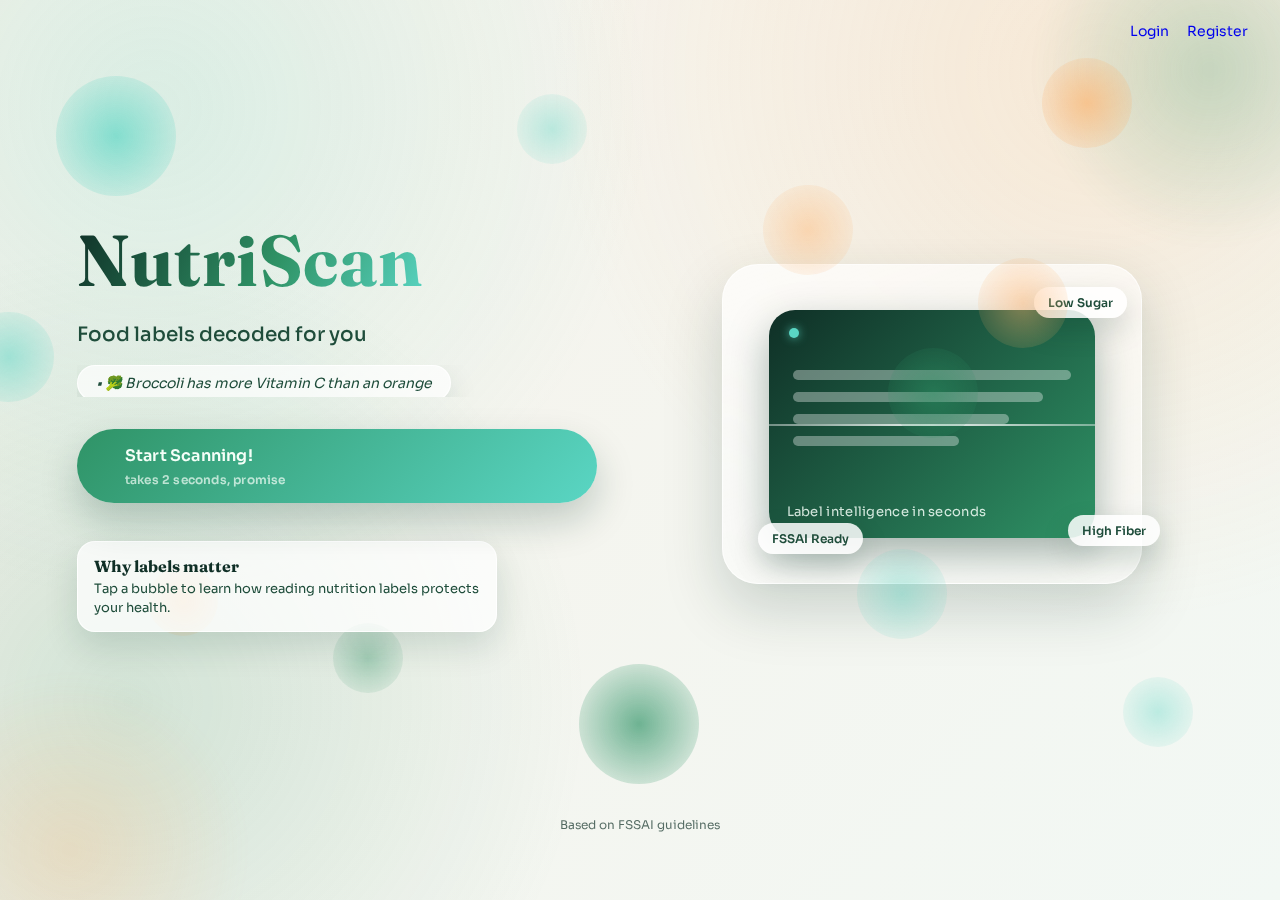
<file: Frontend/index.html>
<!DOCTYPE html>
<html lang="en">
<head>
  <meta charset="UTF-8" />
  <title>NutriScan</title>
  <meta name="viewport" content="width=device-width, initial-scale=1.0" />

  <link href="https://fonts.googleapis.com/css2?family=Fraunces:wght@500;700&family=Sora:wght@400;500;600&display=swap" rel="stylesheet">
  <link rel="stylesheet" href="style.css" />
</head>

<body class="home-page">

  <div class="top-bar">
    <div class="auth-links" id="authLinks">
     <a href="login.html" class="auth-pill">Login</a>
     <a href="register.html" class="auth-pill primary">Register</a>
    </div>

  </div>

  <section class="hero">
    <div class="hero-ornaments" aria-hidden="true">
      <button class="orb orb-a orb-md" data-title="Hidden Sugar" data-body="Labels reveal added sugar and sneaky sweeteners so you can keep energy steady and avoid spikes."></button>
      <button class="orb orb-b orb-sm" data-title="Compare Smarter" data-body="Nutrition panels make it easy to compare brands and pick the healthiest option fast."></button>
      <button class="orb orb-c orb-md" data-title="Allergen Safety" data-body="Ingredient lists help you avoid allergens and additives that don’t work for your body."></button>
      <button class="orb orb-d orb-sm" data-title="Portion Reality" data-body="Serving sizes show what a typical portion really is, so numbers make sense."></button>
      <button class="orb orb-e orb-xs" data-title="Salt Watch" data-body="Sodium levels help you protect heart health and avoid hidden salt."></button>
      <button class="orb orb-f orb-sm" data-title="Fiber Wins" data-body="Fiber on labels helps you pick foods that keep you full and support digestion."></button>
      <button class="orb orb-g orb-xs" data-title="Energy Control" data-body="Calories tell you how a food fits into your daily energy needs."></button>
      <button class="orb orb-h orb-sm" data-title="Ingredient Order" data-body="Ingredients are listed by amount, so the first items matter most."></button>
      <button class="orb orb-i orb-xs" data-title="Fewer Additives" data-body="Reading labels helps you spot additives and choose simpler, cleaner foods."></button>
      <button class="orb orb-j orb-sm" data-title="Better Choices" data-body="Seeing the numbers helps you build habits that match your goals."></button>
      <button class="orb orb-k orb-xs" data-title="Sugar Swap" data-body="Labels let you swap to lower sugar options without guessing."></button>
      <button class="orb orb-l orb-sm" data-title="Daily Limits" data-body="Nutrition facts show how a food contributes to daily recommended limits."></button>
    </div>

    <div class="hero-content">
      <h1 class="hero-title">NutriScan</h1>

      <p class="hero-tagline">
        Food labels decoded for you
      </p>

      <!-- FACT LOOP -->
      <div class="fact-wrapper">
        <p id="fact" class="fact"></p>
      </div>

      <a href="scan.html" class="cta-btn">
        Start Scanning!
      </a>

      <div id="bubbleInfo" class="bubble-info" aria-live="polite" role="status">
        <h4 id="bubbleTitle">Why labels matter</h4>
        <p id="bubbleBody">Tap a bubble to learn how reading nutrition labels protects your health.</p>
      </div>
    </div>

    <div class="hero-visual" aria-hidden="true">
      <div class="scan-frame">
        <div class="scan-card">
          <span class="scan-dot"></span>
          <span class="scan-line"></span>
          <div class="scan-bars">
            <span></span>
            <span></span>
            <span></span>
            <span></span>
          </div>
          <p>Label intelligence in seconds</p>
        </div>
      </div>
      <div class="floating-badges">
        <span class="badge">Low Sugar</span>
        <span class="badge">High Fiber</span>
        <span class="badge">FSSAI Ready</span>
      </div>
    </div>

  </section>

  <p class="baseline">Based on FSSAI guidelines</p>

  <script src="app.js"></script>
</body>
</html>
</file>
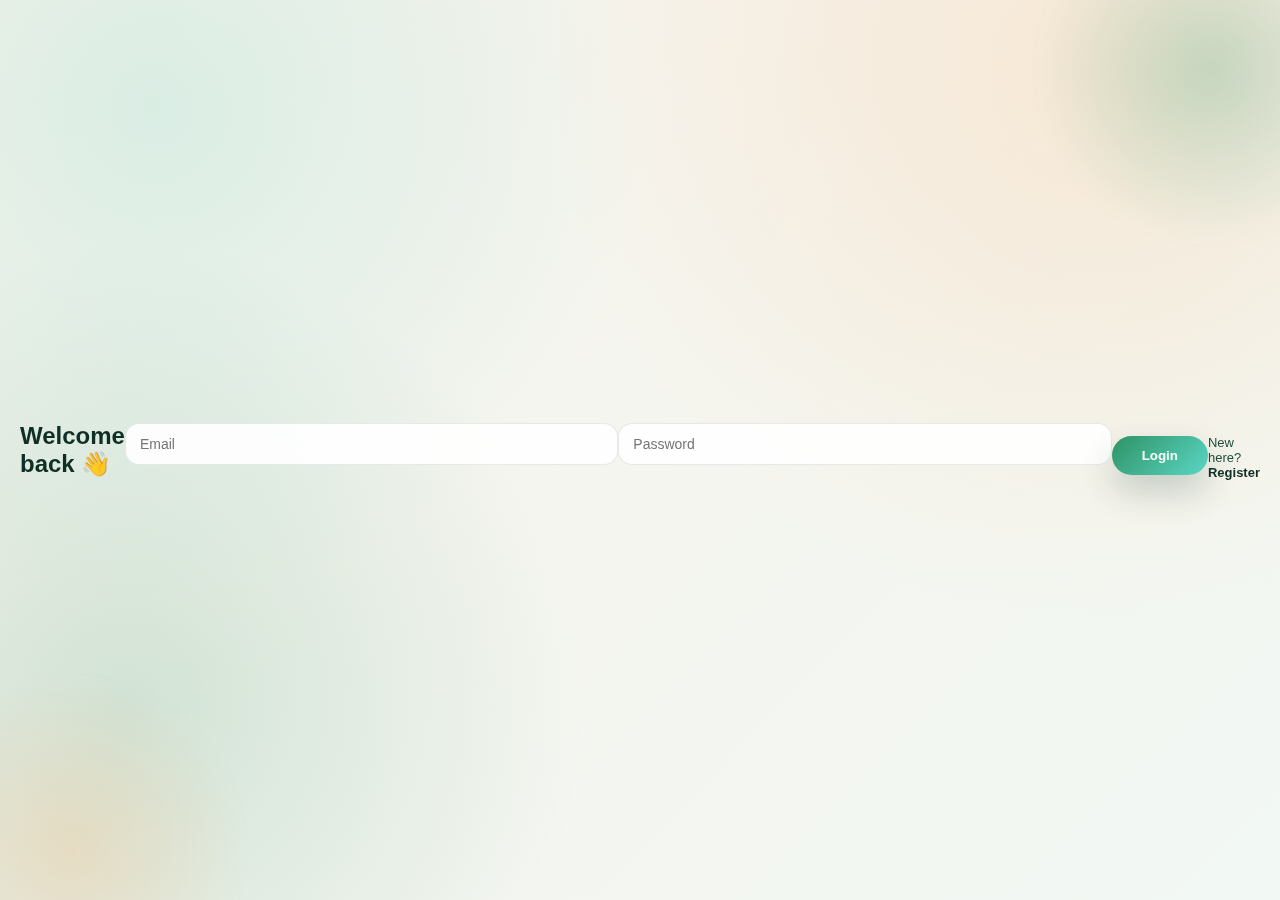
<file: Frontend/history.html>
<!DOCTYPE html>
<html lang="en">
<head>
  <meta charset="UTF-8" />
  <title>Scan History | NutriScan</title>
  <meta name="viewport" content="width=device-width, initial-scale=1.0" />

  <link href="https://fonts.googleapis.com/css2?family=Poppins:wght@400;600&family=Inter:wght@400;500&display=swap" rel="stylesheet">
  <link rel="stylesheet" href="style.css" />
</head>

<body>

  <div class="auth-container">

    <h2>Your Scan History 📜</h2>

    <div id="historyList"></div>

    <button onclick="goHome()">Back to Home</button>

  </div>

  <script>
    const token = localStorage.getItem("token");

    if (!token) {
      alert("Please login to view your scan history 🙂");
      window.location.href = "login.html";
    }

    const historyList = document.getElementById("historyList");

    /* Dummy history data */
    const dummyHistory = [
      { text: "Sugar: 12g | High Risk", color: "#dc2626" },
      { text: "Sugar: 4g | Healthy", color: "#16a34a" }
    ];

    dummyHistory.forEach(item => {
      const div = document.createElement("div");
      div.style.background = item.color;
      div.style.color = "#fff";
      div.style.padding = "14px 20px";
      div.style.borderRadius = "14px";
      div.style.margin = "10px 0";
      div.style.fontSize = "14px";
      div.innerText = item.text;
      historyList.appendChild(div);
    });

    function goHome() {
      window.location.href = "index.html";
    }
  </script>

</body>
</html>
</file>
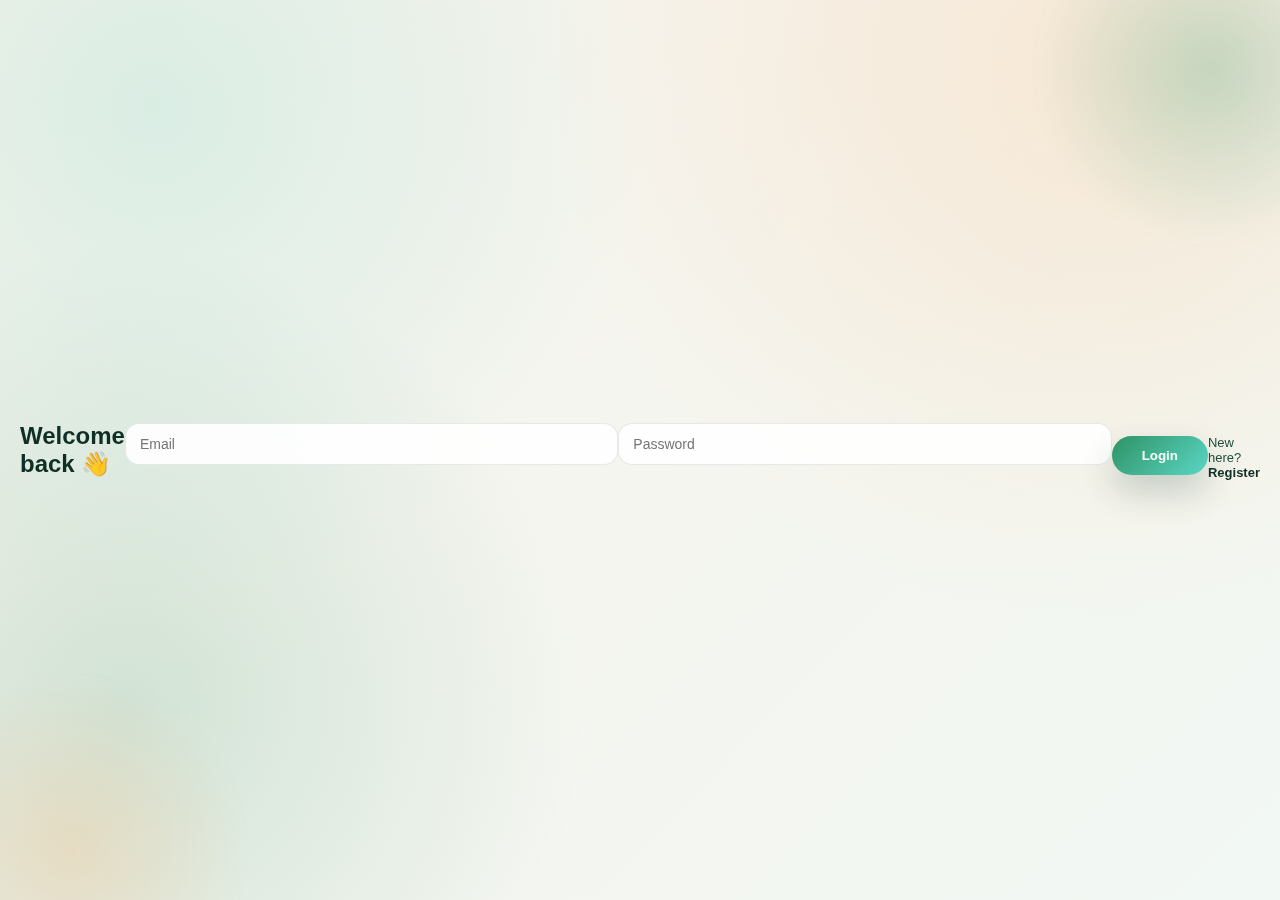
<file: Frontend/login.html>
<!DOCTYPE html>
<html lang="en">
<head>
  <meta charset="UTF-8" />
  <title>Login | NutriScan</title>
  <meta name="viewport" content="width=device-width, initial-scale=1.0" />

  <link href="https://fonts.googleapis.com/css2?family=Poppins:wght@400;600&family=Inter:wght@400;500&display=swap" rel="stylesheet">
  <link rel="stylesheet" href="style.css" />
</head>

<body>

  <div class="auth-container">

    <h2>Welcome back 👋</h2>

    <input type="email" id="loginEmail" placeholder="Email" />
    <input type="password" id="loginPassword" placeholder="Password" />

    <button onclick="login()">Login</button>

    <p class="auth-footer">
      New here? <a href="register.html">Register</a>
    </p>

  </div>

  <script src="app.js"></script>
</body>
</html>
</file>
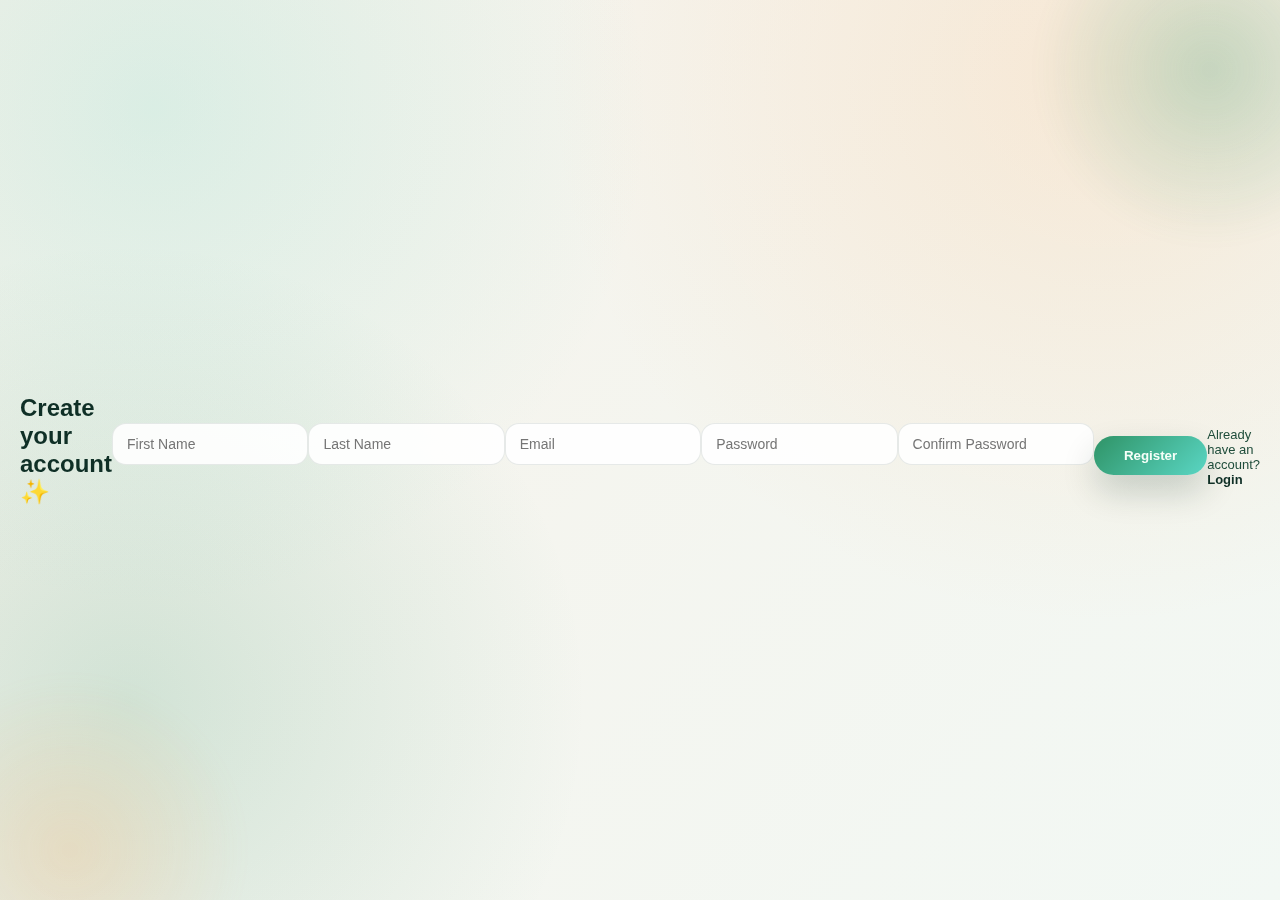
<file: Frontend/register.html>
<!DOCTYPE html>
<html lang="en">
<head>
  <meta charset="UTF-8" />
  <title>Register | NutriScan</title>
  <meta name="viewport" content="width=device-width, initial-scale=1.0" />

  <link href="https://fonts.googleapis.com/css2?family=Poppins:wght@400;600&family=Inter:wght@400;500&display=swap" rel="stylesheet">
  <link rel="stylesheet" href="style.css" />
</head>

<body>

  <div class="auth-container">

    <h2>Create your account ✨</h2>

    <input type="text" id="firstName" placeholder="First Name" />
    <input type="text" id="lastName" placeholder="Last Name" />
    <input type="email" id="registerEmail" placeholder="Email" />
    <input type="password" id="registerPassword" placeholder="Password" />
    <input type="password" id="confirmPassword" placeholder="Confirm Password" />

    <button onclick="register()">Register</button>

    <p class="auth-footer">
      Already have an account? <a href="login.html">Login</a>
    </p>

  </div>

  <script src="app.js"></script>
</body>
</html>
</file>
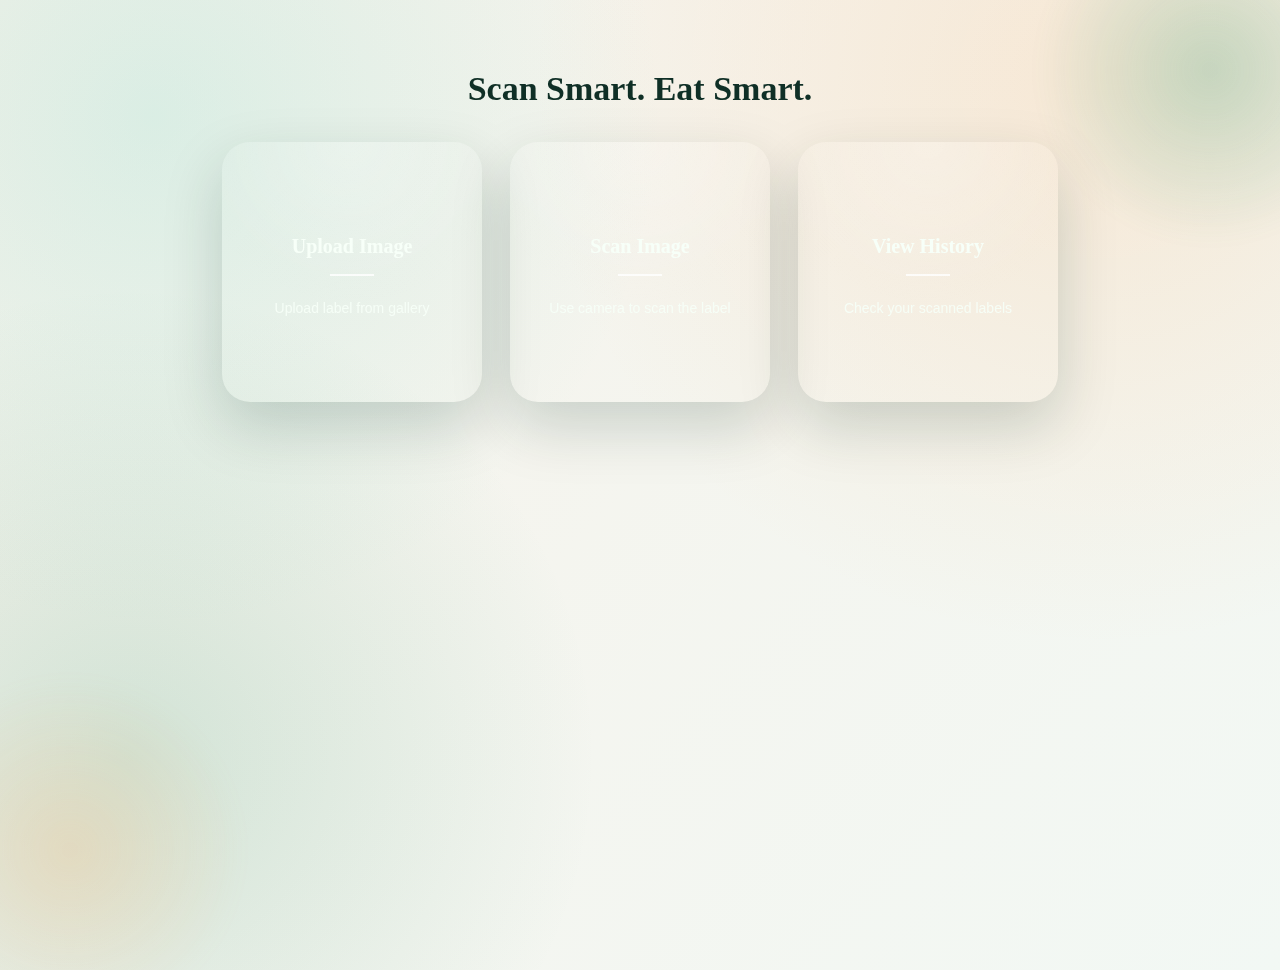
<file: Frontend/scan.html>
<!DOCTYPE html>
<html lang="en">
<head>
  <meta charset="UTF-8" />
  <title>Scan Options | NutriScan</title>
  <meta name="viewport" content="width=device-width, initial-scale=1.0" />

  <link href="https://fonts.googleapis.com/css2?family=Poppins:wght@400;600&family=Inter:wght@400;500&display=swap" rel="stylesheet">
  <link rel="stylesheet" href="style.css" />
</head>

<body>

  <section class="scan-hero">
    <h2>Scan Smart. Eat Smart.</h2>
  </section>

  <section class="actions-section">

    <div class="action-card" onclick="uploadImage()">
      <h3>Upload Image</h3>
      <div class="underline"></div>
      <p>Upload label from gallery</p>
    </div>

    <div class="action-card" onclick="openCamera()">
      <h3>Scan Image</h3>
      <div class="underline"></div>
      <p>Use camera to scan the label</p>
    </div>

    <div class="action-card" onclick="checkHistory()">
      <h3>View History</h3>
      <div class="underline"></div>
      <p>Check your scanned labels</p>
    </div>

  </section>

  <input type="file" id="imageInput" accept="image/*" hidden />
  <input type="file" id="cameraInput" accept="image/*" capture="environment" hidden />

  <script src="app.js"></script>
</body>
</html>
</file>
<file: Frontend/style.css>
/* ---------- THEME ---------- */
:root {
  --bg-1: #f7f2ea;
  --bg-2: #f2f8f4;
  --ink: #0f2f26;
  --ink-soft: #1f4d3b;
  --accent: #2f9366;
  --accent-2: #ffb26b;
  --accent-3: #5ad6c4;
  --cream: #fff7e6;
  --shadow: 0 24px 60px rgba(7, 45, 34, 0.18);
  --glass: rgba(255, 255, 255, 0.72);
}

* {
  box-sizing: border-box;
  margin: 0;
  padding: 0;
}

body {
  font-family: 'Sora', sans-serif;
  background-color: var(--bg-1);
  background-image:
    radial-gradient(circle at 12% 12%, rgba(90, 214, 196, 0.18), transparent 36%),
    radial-gradient(circle at 86% 8%, rgba(255, 178, 107, 0.2), transparent 40%),
    radial-gradient(circle at 10% 78%, rgba(47, 147, 102, 0.18), transparent 34%),
    linear-gradient(135deg, var(--bg-1), var(--bg-2));
  color: var(--ink);
  min-height: 100vh;
  overflow-x: hidden;
  position: relative;
}

body::before,
body::after {
  content: "";
  position: fixed;
  width: 380px;
  height: 380px;
  border-radius: 50%;
  filter: blur(10px);
  opacity: 0.35;
  z-index: -1;
  animation: float 12s ease-in-out infinite;
}

body::before {
  background: radial-gradient(circle, rgba(47, 147, 102, 0.7), transparent 65%);
  top: -120px;
  right: -120px;
}

body::after {
  background: radial-gradient(circle, rgba(255, 178, 107, 0.7), transparent 65%);
  bottom: -140px;
  left: -120px;
  animation-delay: 2s;
}

/* ---------- TOP BAR ---------- */
.top-bar {
  display: flex;
  justify-content: flex-end;
  padding: 20px 32px;
}

.auth-links a {
  margin-left: 14px;
  text-decoration: none;
  font-size: 14px;
}

.auth-pill {
  padding: 10px 20px;
  border-radius: 999px;
  background-color: var(--glass);
  color: var(--ink-soft);
  font-size: 13px;
  font-weight: 600;
  letter-spacing: 0.2px;
  box-shadow: 0 10px 26px rgba(9, 55, 43, 0.12);
  border: 1px solid rgba(255, 255, 255, 0.8);
  backdrop-filter: blur(10px);
  transition: transform 0.25s ease, box-shadow 0.25s ease;
}

.auth-pill:hover {
  transform: translateY(-2px);
  box-shadow: 0 16px 34px rgba(9, 55, 43, 0.18);
}

.auth-pill.primary {
  background: linear-gradient(135deg, #2f9366, #3cc59a);
  color: #f5fff8;
  border: none;
}

/* ---------- HERO ---------- */
.hero {
  min-height: 84vh;
  display: grid;
  grid-template-columns: repeat(2, minmax(0, 1fr));
  gap: 40px;
  align-items: center;
  padding: 40px 6vw 70px;
  position: relative;
  animation: fadeUp 0.7s ease;
  overflow: visible;
}

.hero-content {
  text-align: left;
  max-width: 520px;
  position: relative;
  z-index: 3;
  display: flex;
  flex-direction: column;
  gap: 18px;
}

.hero-ornaments {
  position: absolute;
  inset: -10%;
  pointer-events: none;
  z-index: 2;
}

.orb {
  border: none;
  padding: 0;
  position: absolute;
  width: 110px;
  height: 110px;
  border-radius: 50%;
  filter: blur(0.5px);
  opacity: 0.8;
  animation: wanderA 24s ease-in-out infinite alternate;
  cursor: pointer;
  pointer-events: auto;
  background: transparent;
}

.orb::after {
  content: "";
  position: absolute;
  inset: -6px;
  border-radius: 50%;
  border: 1px solid rgba(255, 255, 255, 0.6);
  opacity: 0;
  transition: opacity 0.3s ease, transform 0.3s ease;
}

.orb-a {
  background: radial-gradient(circle, rgba(90, 214, 196, 0.85), rgba(90, 214, 196, 0));
  top: 10%;
  left: 12%;
  animation-duration: 26s;
  animation-delay: 0.2s;
}

.orb-b {
  background: radial-gradient(circle, rgba(255, 178, 107, 0.9), rgba(255, 178, 107, 0));
  top: 8%;
  right: 18%;
  animation-name: wanderB;
  animation-duration: 28s;
  animation-delay: 1s;
}

.orb-c {
  background: radial-gradient(circle, rgba(47, 147, 102, 0.85), rgba(47, 147, 102, 0));
  bottom: 12%;
  left: 46%;
  animation-name: wanderC;
  animation-duration: 30s;
  animation-delay: 0.6s;
}

.orb-d {
  background: radial-gradient(circle, rgba(90, 214, 196, 0.7), rgba(90, 214, 196, 0));
  top: 36%;
  left: 6%;
  animation-name: wanderD;
  animation-duration: 22s;
  animation-delay: 1.8s;
}

.orb-e {
  background: radial-gradient(circle, rgba(255, 178, 107, 0.7), rgba(255, 178, 107, 0));
  top: 64%;
  left: 18%;
  animation-name: wanderB;
  animation-duration: 26s;
  animation-delay: 0.8s;
}

.orb-f {
  background: radial-gradient(circle, rgba(47, 147, 102, 0.7), rgba(47, 147, 102, 0));
  top: 40%;
  right: 28%;
  animation-name: wanderC;
  animation-duration: 24s;
  animation-delay: 1.4s;
}

.orb-g {
  background: radial-gradient(circle, rgba(90, 214, 196, 0.6), rgba(90, 214, 196, 0));
  bottom: 16%;
  right: 14%;
  animation-name: wanderA;
  animation-duration: 32s;
  animation-delay: 2.2s;
}

.orb-h {
  background: radial-gradient(circle, rgba(255, 178, 107, 0.6), rgba(255, 178, 107, 0));
  top: 22%;
  left: 58%;
  animation-name: wanderD;
  animation-duration: 25s;
  animation-delay: 2.6s;
}

.orb-i {
  background: radial-gradient(circle, rgba(90, 214, 196, 0.6), rgba(90, 214, 196, 0));
  top: 12%;
  left: 42%;
  animation-name: wanderC;
  animation-duration: 27s;
  animation-delay: 0.4s;
}

.orb-j {
  background: radial-gradient(circle, rgba(255, 178, 107, 0.65), rgba(255, 178, 107, 0));
  top: 30%;
  left: 72%;
  animation-name: wanderB;
  animation-duration: 23s;
  animation-delay: 1.1s;
}

.orb-k {
  background: radial-gradient(circle, rgba(47, 147, 102, 0.6), rgba(47, 147, 102, 0));
  bottom: 22%;
  left: 30%;
  animation-name: wanderA;
  animation-duration: 29s;
  animation-delay: 2.1s;
}

.orb-l {
  background: radial-gradient(circle, rgba(90, 214, 196, 0.55), rgba(90, 214, 196, 0));
  bottom: 28%;
  right: 30%;
  animation-name: wanderD;
  animation-duration: 24s;
  animation-delay: 2.8s;
}

.orb-md {
  width: 120px;
  height: 120px;
}

.orb-sm {
  width: 90px;
  height: 90px;
  opacity: 0.7;
}

.orb-xs {
  width: 70px;
  height: 70px;
  opacity: 0.6;
}

.orb:hover {
  transform: scale(1.05);
}

.orb:hover::after,
.orb:focus-visible::after {
  opacity: 1;
  transform: scale(1.05);
}

.orb:focus-visible {
  outline: 2px solid rgba(47, 147, 102, 0.45);
  outline-offset: 6px;
}

.hero-title {
  font-family: 'Fraunces', serif;
  font-size: 72px;
  font-weight: 700;
  letter-spacing: 0.6px;
  background: linear-gradient(120deg, #0f2f26, #2f9366 40%, #5ad6c4 70%);
  -webkit-background-clip: text;
  background-clip: text;
  color: transparent;
  position: relative;
  z-index: 1;
  animation: shimmer 6s ease-in-out infinite;
}

.hero-tagline {
  margin-top: 0;
  font-size: 20px;
  font-weight: 500;
  color: var(--ink-soft);
  position: relative;
  z-index: 1;
}

.fact-wrapper {
  margin-top: 0;
  margin-bottom: 8px;
  height: 32px;
  overflow: hidden;
  position: relative;
  z-index: 1;
}

.fact {
  font-size: 14px;
  font-style: italic;
  background: rgba(255, 255, 255, 0.7);
  color: var(--ink-soft);
  padding: 8px 18px;
  border-radius: 999px;
  display: inline-flex;
  align-items: center;
  gap: 6px;
  border: 1px solid rgba(255, 255, 255, 0.85);
  box-shadow: 0 12px 30px rgba(9, 55, 43, 0.12);
  transition: transform 0.45s ease;
}

.cta-btn {
  margin-top: 6px;
  padding: 16px 48px;
  font-family: 'Sora', sans-serif;
  font-size: 16px;
  font-weight: 600;
  letter-spacing: 0.2px;
  background: linear-gradient(135deg, #2f9366, #5ad6c4);
  color: #f5fff8;
  border-radius: 999px;
  text-decoration: none;
  position: relative;
  overflow: hidden;
  box-shadow: 0 18px 38px rgba(9, 55, 43, 0.22);
  transition: transform 0.25s ease, box-shadow 0.25s ease;
  z-index: 1;
}

.cta-btn::before {
  content: "";
  position: absolute;
  inset: 0;
  background: linear-gradient(120deg, transparent 10%, rgba(255, 255, 255, 0.6) 45%, transparent 60%);
  transform: translateX(-100%);
  transition: transform 0.6s ease;
}

.cta-btn::after {
  content: "takes 2 seconds, promise";
  display: block;
  font-size: 12px;
  margin-top: 6px;
  opacity: 0.7;
}

.cta-btn:hover {
  transform: translateY(-3px) scale(1.01);
  box-shadow: 0 24px 46px rgba(9, 55, 43, 0.28);
}

.cta-btn:hover::before {
  transform: translateX(100%);
}

.bubble-info {
  margin-top: 20px;
  padding: 14px 16px;
  border-radius: 18px;
  background: rgba(255, 255, 255, 0.75);
  border: 1px solid rgba(255, 255, 255, 0.9);
  box-shadow: 0 14px 34px rgba(9, 55, 43, 0.14);
  max-width: 420px;
  animation: fadeUp 0.4s ease;
}

.bubble-info h4 {
  font-family: 'Fraunces', serif;
  font-size: 16px;
  margin-bottom: 4px;
}

.bubble-info p {
  font-size: 13px;
  color: var(--ink-soft);
  line-height: 1.4;
}

.bubble-info.is-active {
  animation: pulseCard 0.6s ease;
}
.hero-visual {
  position: relative;
  min-height: 360px;
  display: flex;
  align-items: center;
  justify-content: center;
  z-index: 1;
}

.scan-frame {
  width: min(420px, 90vw);
  height: 320px;
  border-radius: 36px;
  background: linear-gradient(160deg, rgba(255, 255, 255, 0.7), rgba(255, 255, 255, 0.35));
  border: 1px solid rgba(255, 255, 255, 0.7);
  backdrop-filter: blur(18px);
  display: flex;
  align-items: center;
  justify-content: center;
  box-shadow: var(--shadow);
  position: relative;
  overflow: hidden;
}

.scan-card {
  width: 78%;
  height: 72%;
  border-radius: 26px;
  background: linear-gradient(135deg, #0f2f26, #2f9366);
  color: #f4fff8;
  padding: 24px;
  position: relative;
  overflow: hidden;
  box-shadow: 0 16px 40px rgba(7, 45, 34, 0.35);
}

.scan-card p {
  position: absolute;
  bottom: 18px;
  left: 18px;
  font-size: 13px;
  letter-spacing: 0.3px;
  opacity: 0.85;
}

.scan-dot {
  width: 10px;
  height: 10px;
  border-radius: 50%;
  background: #5ad6c4;
  box-shadow: 0 0 10px rgba(90, 214, 196, 0.8);
  position: absolute;
  top: 18px;
  left: 20px;
}

.scan-line {
  position: absolute;
  top: 50%;
  left: -40%;
  width: 180%;
  height: 2px;
  background: linear-gradient(90deg, transparent, rgba(255, 255, 255, 0.9), transparent);
  animation: scanSweep 2.8s ease-in-out infinite;
}

.scan-bars {
  display: grid;
  gap: 12px;
  margin-top: 36px;
}

.scan-bars span {
  display: block;
  height: 10px;
  border-radius: 10px;
  background: rgba(255, 255, 255, 0.35);
}

.scan-bars span:nth-child(2) {
  width: 90%;
}

.scan-bars span:nth-child(3) {
  width: 78%;
}

.scan-bars span:nth-child(4) {
  width: 60%;
}

.floating-badges {
  position: absolute;
  inset: 0;
  pointer-events: none;
}

.badge {
  position: absolute;
  padding: 8px 14px;
  border-radius: 999px;
  background: rgba(255, 255, 255, 0.85);
  color: var(--ink-soft);
  font-size: 12px;
  font-weight: 600;
  box-shadow: 0 12px 28px rgba(7, 45, 34, 0.18);
  animation: floatSlow 4.5s ease-in-out infinite;
}

.badge:nth-child(1) {
  top: 12%;
  right: 14%;
}

.badge:nth-child(2) {
  bottom: 16%;
  right: 8%;
  animation-delay: 0.6s;
}

.badge:nth-child(3) {
  bottom: 14%;
  left: 18%;
  animation-delay: 1.1s;
}

.baseline {
  text-align: center;
  font-size: 12px;
  margin-bottom: 24px;
  opacity: 0.7;
}

/* ---------- SCAN PAGE ---------- */
.scan-hero {
  text-align: center;
  margin-top: 70px;
  margin-bottom: 34px;
  animation: fadeUp 0.7s ease;
}

.scan-hero h2 {
  font-family: 'Fraunces', serif;
  font-size: 34px;
  margin-bottom: 8px;
}

.scan-subtitle {
  font-size: 16px;
  color: var(--ink-soft);
}

.scan-pulse {
  margin: 20px auto 0;
  width: 120px;
  height: 120px;
  position: relative;
}

.scan-pulse span {
  position: absolute;
  inset: 0;
  border-radius: 50%;
  border: 2px solid rgba(47, 147, 102, 0.4);
  animation: pulse 2.8s ease-out infinite;
}

.scan-pulse span:nth-child(2) {
  animation-delay: 0.6s;
}

.scan-pulse span:nth-child(3) {
  animation-delay: 1.2s;
}

.actions-section {
  display: flex;
  justify-content: center;
  gap: 28px;
  padding: 0 24px 80px;
  flex-wrap: wrap;
}

.action-card {
  width: 260px;
  height: 260px;
  border-radius: 28px;
  color: #f7fff8;
  padding: 28px;
  text-align: center;
  cursor: pointer;
  display: flex;
  flex-direction: column;
  justify-content: center;
  align-items: center;
  position: relative;
  overflow: hidden;
  box-shadow: var(--shadow);
  transform: translateY(0);
  transition: transform 0.3s ease, box-shadow 0.3s ease, opacity 0.3s ease;
  animation: floatSlow 5s ease-in-out infinite;
}

.action-card::after {
  content: "";
  position: absolute;
  inset: 0;
  background: radial-gradient(circle at top, rgba(255, 255, 255, 0.45), transparent 55%);
  opacity: 0.5;
}

.card-upload {
  background: linear-gradient(140deg, #2f9366, #5ad6c4);
}

.card-scan {
  background: linear-gradient(140deg, #1f6a5a, #56b3a1);
  animation-delay: 0.6s;
}

.card-history {
  background: linear-gradient(140deg, #3c6ea8, #6ab6ff);
  animation-delay: 1.2s;
}

.action-card h3 {
  font-family: 'Fraunces', serif;
  font-size: 20px;
  margin-bottom: 6px;
  position: relative;
  z-index: 1;
}

.action-card p {
  font-size: 14px;
  margin-top: 8px;
  opacity: 0.9;
  position: relative;
  z-index: 1;
  transform: translateY(6px);
  transition: transform 0.3s ease, opacity 0.3s ease;
}

.underline {
  width: 44px;
  height: 2px;
  background-color: rgba(255, 255, 255, 0.8);
  margin: 10px 0;
  transition: width 0.25s ease;
  position: relative;
  z-index: 1;
}

.actions-section:hover .action-card {
  opacity: 0.6;
}

.action-card:hover {
  transform: translateY(-10px) rotate(-1deg) scale(1.03);
  opacity: 1;
  box-shadow: 0 28px 60px rgba(7, 45, 34, 0.32);
}

.action-card:hover .underline {
  width: 70px;
}

.action-card:hover p {
  opacity: 1;
  transform: translateY(0);
}

/* ---------- SCANNER MODAL ---------- */
.scanner-modal {
  position: fixed;
  inset: 0;
  display: none;
  align-items: center;
  justify-content: center;
  padding: 24px;
  background: rgba(6, 32, 24, 0.45);
  backdrop-filter: blur(6px);
  z-index: 100;
}

.scanner-modal.is-open {
  display: flex;
}

.scanner-card {
  width: min(560px, 92vw);
  background: rgba(255, 255, 255, 0.95);
  border-radius: 22px;
  padding: 20px;
  box-shadow: 0 24px 60px rgba(7, 45, 34, 0.25);
  border: 1px solid rgba(255, 255, 255, 0.8);
}

.scanner-header {
  display: flex;
  align-items: center;
  justify-content: space-between;
  margin-bottom: 6px;
}

.scanner-header h3 {
  font-family: 'Fraunces', serif;
  font-size: 20px;
}

.scanner-close {
  border: none;
  background: rgba(15, 47, 38, 0.08);
  padding: 8px 14px;
  border-radius: 999px;
  cursor: pointer;
  font-weight: 600;
}

.scanner-subtitle {
  font-size: 13px;
  color: var(--ink-soft);
  margin-bottom: 14px;
}

.scanner-frame {
  position: relative;
  width: 100%;
  aspect-ratio: 4 / 3;
  border-radius: 18px;
  overflow: hidden;
  background: #0b2b22;
  border: 1px solid rgba(47, 147, 102, 0.3);
}

.scanner-frame video,
.scanner-frame canvas {
  width: 100%;
  height: 100%;
  object-fit: cover;
}

.scanner-frame canvas {
  display: none;
}

.scanner-overlay {
  position: absolute;
  inset: 0;
  pointer-events: none;
}

.scan-corner {
  position: absolute;
  width: 24px;
  height: 24px;
  border: 3px solid rgba(90, 214, 196, 0.8);
}

.scan-corner.tl {
  top: 12px;
  left: 12px;
  border-right: none;
  border-bottom: none;
}

.scan-corner.tr {
  top: 12px;
  right: 12px;
  border-left: none;
  border-bottom: none;
}

.scan-corner.bl {
  bottom: 12px;
  left: 12px;
  border-right: none;
  border-top: none;
}

.scan-corner.br {
  bottom: 12px;
  right: 12px;
  border-left: none;
  border-top: none;
}

.scanner-overlay .scan-line {
  position: absolute;
  left: 0;
  right: 0;
  height: 2px;
  background: linear-gradient(90deg, transparent, rgba(90, 214, 196, 0.9), transparent);
  animation: scanSweep 2.6s ease-in-out infinite;
}

.scanner-frame.scan-captured::after {
  content: "";
  position: absolute;
  inset: 0;
  background: rgba(90, 214, 196, 0.25);
  animation: captureFlash 0.4s ease;
}

.scanner-actions {
  display: flex;
  justify-content: center;
  margin-top: 16px;
}

.scanner-capture {
  border: none;
  padding: 12px 32px;
  border-radius: 999px;
  background: linear-gradient(135deg, #2f9366, #5ad6c4);
  color: #f5fff8;
  font-weight: 600;
  cursor: pointer;
  box-shadow: 0 14px 30px rgba(7, 45, 34, 0.25);
}

/* ---------- AUTH PAGES ---------- */
.auth-container {
  min-height: 100vh;
  display: flex;
  justify-content: center;
  align-items: center;
  padding: 40px 20px;
}

.auth-card {
  width: min(420px, 92vw);
  background: var(--glass);
  border-radius: 26px;
  padding: 32px 30px 28px;
  box-shadow: var(--shadow);
  border: 1px solid rgba(255, 255, 255, 0.8);
  backdrop-filter: blur(14px);
  text-align: center;
  animation: fadeUp 0.6s ease;
}

.auth-card h2 {
  font-family: 'Fraunces', serif;
  margin-bottom: 6px;
}

.auth-subtitle {
  font-size: 14px;
  color: var(--ink-soft);
  margin-bottom: 20px;
}

.auth-container input {
  width: 100%;
  padding: 12px 14px;
  border-radius: 14px;
  border: 1px solid rgba(15, 47, 38, 0.1);
  font-size: 14px;
  font-family: 'Sora', sans-serif;
  margin-bottom: 12px;
  background: rgba(255, 255, 255, 0.9);
  transition: border 0.2s ease, box-shadow 0.2s ease;
}

.auth-container input:focus {
  outline: none;
  border-color: rgba(47, 147, 102, 0.6);
  box-shadow: 0 0 0 3px rgba(47, 147, 102, 0.15);
}

.auth-container button {
  margin-top: 10px;
  padding: 12px 30px;
  border-radius: 999px;
  background: linear-gradient(135deg, #2f9366, #5ad6c4);
  color: #f5fff8;
  border: none;
  cursor: pointer;
  font-weight: 600;
  font-family: 'Sora', sans-serif;
  box-shadow: 0 16px 34px rgba(7, 45, 34, 0.2);
  transition: transform 0.25s ease, box-shadow 0.25s ease;
}

.auth-container button:hover {
  transform: translateY(-2px);
  box-shadow: 0 20px 40px rgba(7, 45, 34, 0.25);
}

.auth-footer {
  font-size: 13px;
  margin-top: 14px;
  color: var(--ink-soft);
}

.auth-footer a {
  color: var(--ink);
  font-weight: 600;
  text-decoration: none;
}

.history-card #historyList {
  margin: 10px 0 16px;
  display: grid;
  gap: 12px;
}

.history-item {
  padding: 14px 20px;
  border-radius: 16px;
  background: linear-gradient(135deg, var(--status-color, #2f9366), rgba(255, 255, 255, 0.2));
  color: #fff;
  font-size: 14px;
  box-shadow: 0 14px 30px rgba(7, 45, 34, 0.2);
  position: relative;
  overflow: hidden;
}

.history-item::after {
  content: "";
  position: absolute;
  inset: 0;
  background: radial-gradient(circle at top left, rgba(255, 255, 255, 0.4), transparent 60%);
  opacity: 0.6;
}

/* ---------- MOBILE ---------- */
@media (max-width: 768px) {
  .hero {
    grid-template-columns: 1fr;
    text-align: center;
    padding: 40px 20px 60px;
  }

  .hero-content {
    text-align: center;
  }

  .hero-title {
    font-size: 48px;
  }

  .hero-visual {
    order: 2;
  }

  .hero-ornaments {
    display: block;
    inset: -10%;
  }

  body::before,
  body::after {
    animation: none;
    opacity: 0.2;
  }

  .orb-d,
  .orb-e,
  .orb-f,
  .orb-g,
  .orb-h,
  .orb-i,
  .orb-j,
  .orb-k,
  .orb-l {
    display: none;
  }

  .scan-frame {
    width: min(360px, 92vw);
    height: 260px;
  }

  .orb-sm {
    width: 70px;
    height: 70px;
  }

  .orb-xs {
    width: 54px;
    height: 54px;
  }

  .actions-section {
    flex-direction: column;
    align-items: center;
  }

  .action-card {
    width: min(320px, 92vw);
    height: auto;
  }

  .action-card p {
    opacity: 1;
    transform: none;
  }

  .underline {
    width: 60px;
  }
}

/* ---------- ANIMATIONS ---------- */
@keyframes fadeUp {
  from {
    opacity: 0;
    transform: translateY(12px);
  }
  to {
    opacity: 1;
    transform: translateY(0);
  }
}

@keyframes float {
  0%, 100% {
    transform: translateY(0);
  }
  50% {
    transform: translateY(14px);
  }
}

@keyframes floatSlow {
  0%, 100% {
    transform: translateY(0);
  }
  50% {
    transform: translateY(-10px);
  }
}

@keyframes orbit {
  0%, 100% {
    transform: translateY(0) scale(1);
  }
  50% {
    transform: translateY(-12px) scale(1.05);
  }
}

@keyframes driftA {
  0%, 100% {
    transform: translate3d(0, 0, 0);
  }
  50% {
    transform: translate3d(12px, -14px, 0);
  }
}

@keyframes driftB {
  0%, 100% {
    transform: translate3d(0, 0, 0);
  }
  50% {
    transform: translate3d(-14px, -10px, 0);
  }
}

@keyframes driftC {
  0%, 100% {
    transform: translate3d(0, 0, 0);
  }
  50% {
    transform: translate3d(10px, 16px, 0);
  }
}

@keyframes wanderA {
  0% {
    transform: translate3d(0, 0, 0) scale(1);
  }
  33% {
    transform: translate3d(120px, -80px, 0) scale(1.05);
  }
  66% {
    transform: translate3d(-90px, 120px, 0) scale(0.98);
  }
  100% {
    transform: translate3d(60px, 40px, 0) scale(1.03);
  }
}

@keyframes wanderB {
  0% {
    transform: translate3d(0, 0, 0) scale(1);
  }
  30% {
    transform: translate3d(-140px, 60px, 0) scale(1.04);
  }
  65% {
    transform: translate3d(110px, 140px, 0) scale(0.97);
  }
  100% {
    transform: translate3d(-40px, -30px, 0) scale(1.02);
  }
}

@keyframes wanderC {
  0% {
    transform: translate3d(0, 0, 0) scale(1);
  }
  35% {
    transform: translate3d(100px, 120px, 0) scale(1.06);
  }
  70% {
    transform: translate3d(-120px, -60px, 0) scale(0.96);
  }
  100% {
    transform: translate3d(40px, -100px, 0) scale(1.02);
  }
}

@keyframes wanderD {
  0% {
    transform: translate3d(0, 0, 0) scale(1);
  }
  40% {
    transform: translate3d(-80px, -120px, 0) scale(1.05);
  }
  75% {
    transform: translate3d(140px, 80px, 0) scale(0.97);
  }
  100% {
    transform: translate3d(-30px, 50px, 0) scale(1.01);
  }
}
@keyframes shimmer {
  0%, 100% {
    filter: drop-shadow(0 8px 20px rgba(47, 147, 102, 0.2));
  }
  50% {
    filter: drop-shadow(0 12px 28px rgba(90, 214, 196, 0.35));
  }
}

@keyframes pulseCard {
  0% {
    transform: translateY(0);
  }
  50% {
    transform: translateY(-4px);
  }
  100% {
    transform: translateY(0);
  }
}

@keyframes scanSweep {
  0% {
    transform: translateY(-80px);
    opacity: 0;
  }
  30% {
    opacity: 0.9;
  }
  70% {
    opacity: 0.9;
  }
  100% {
    transform: translateY(80px);
    opacity: 0;
  }
}

@keyframes captureFlash {
  0% {
    opacity: 0;
  }
  50% {
    opacity: 1;
  }
  100% {
    opacity: 0;
  }
}

@keyframes pulse {
  0% {
    transform: scale(0.45);
    opacity: 0.8;
  }
  70% {
    transform: scale(1.1);
    opacity: 0;
  }
  100% {
    opacity: 0;
  }
}

@media (prefers-reduced-motion: reduce) {
  * {
    animation: none !important;
    transition: none !important;
  }
}
</file>
